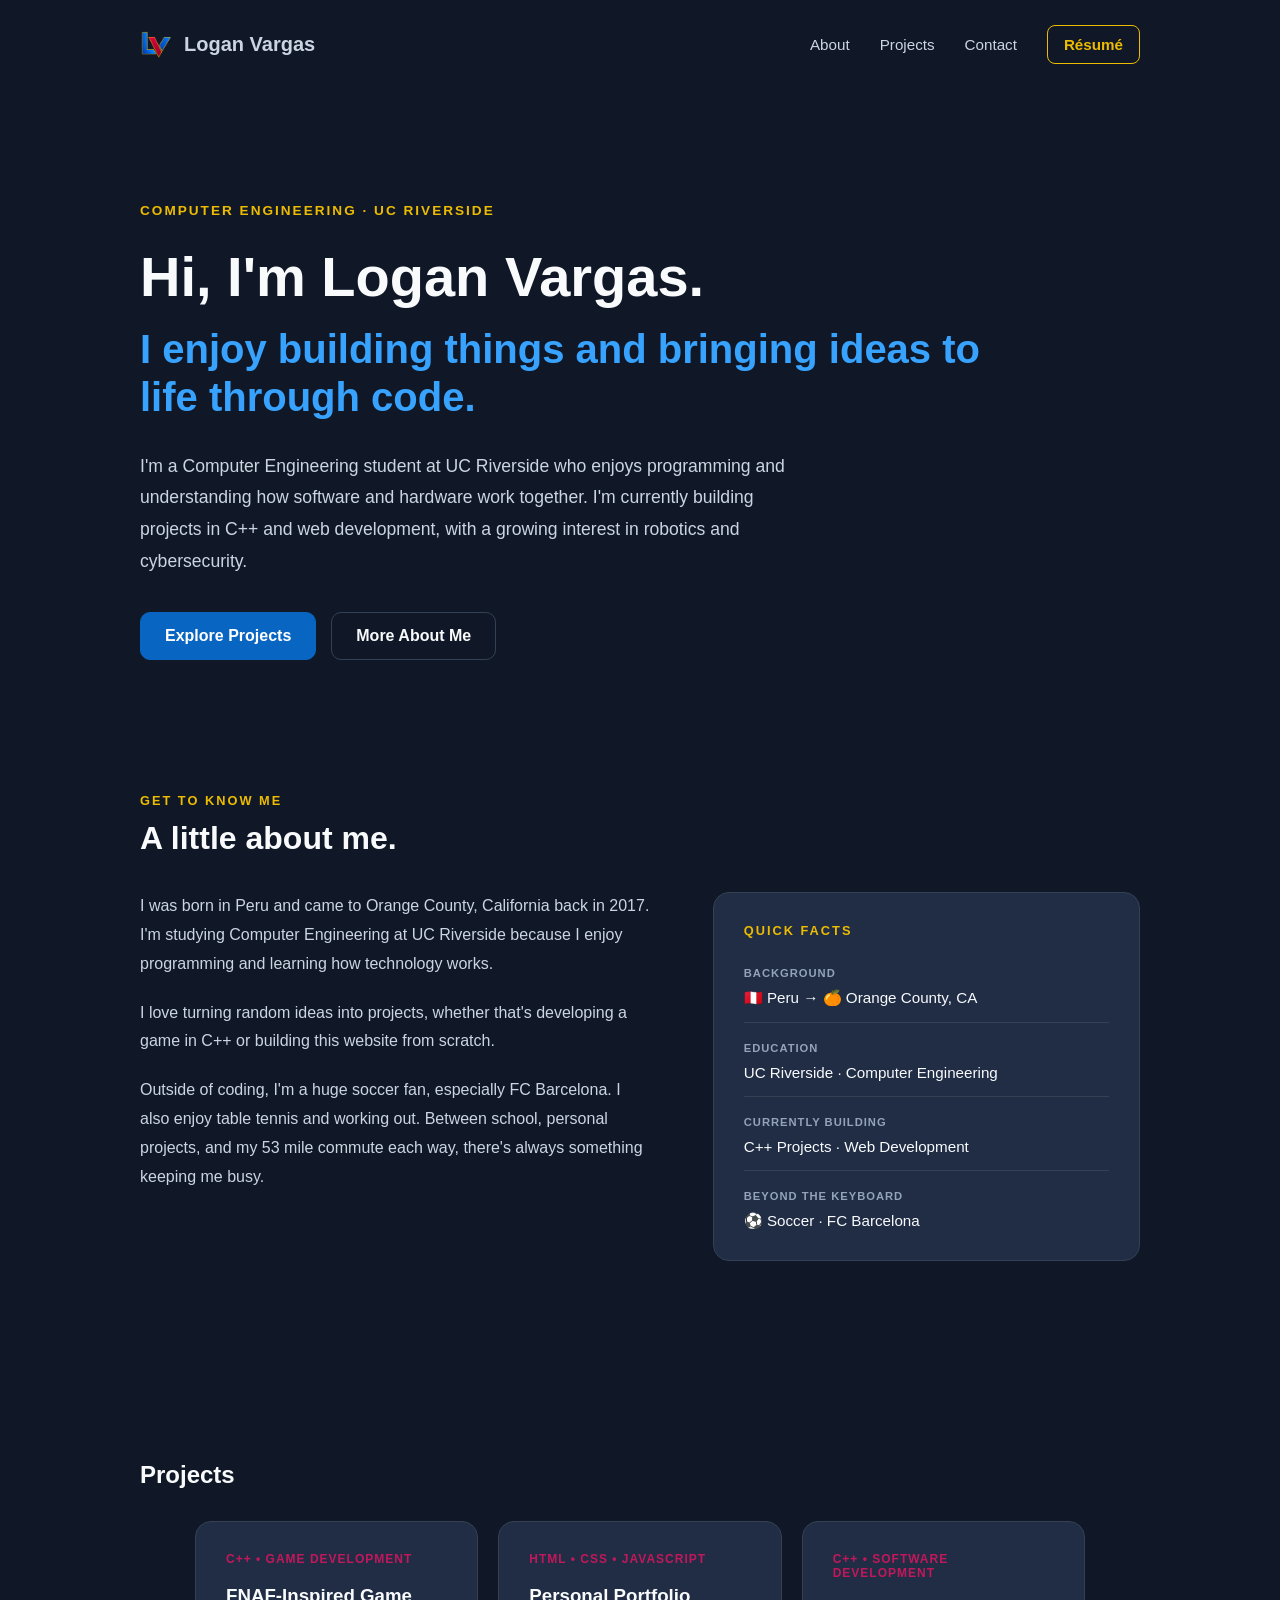
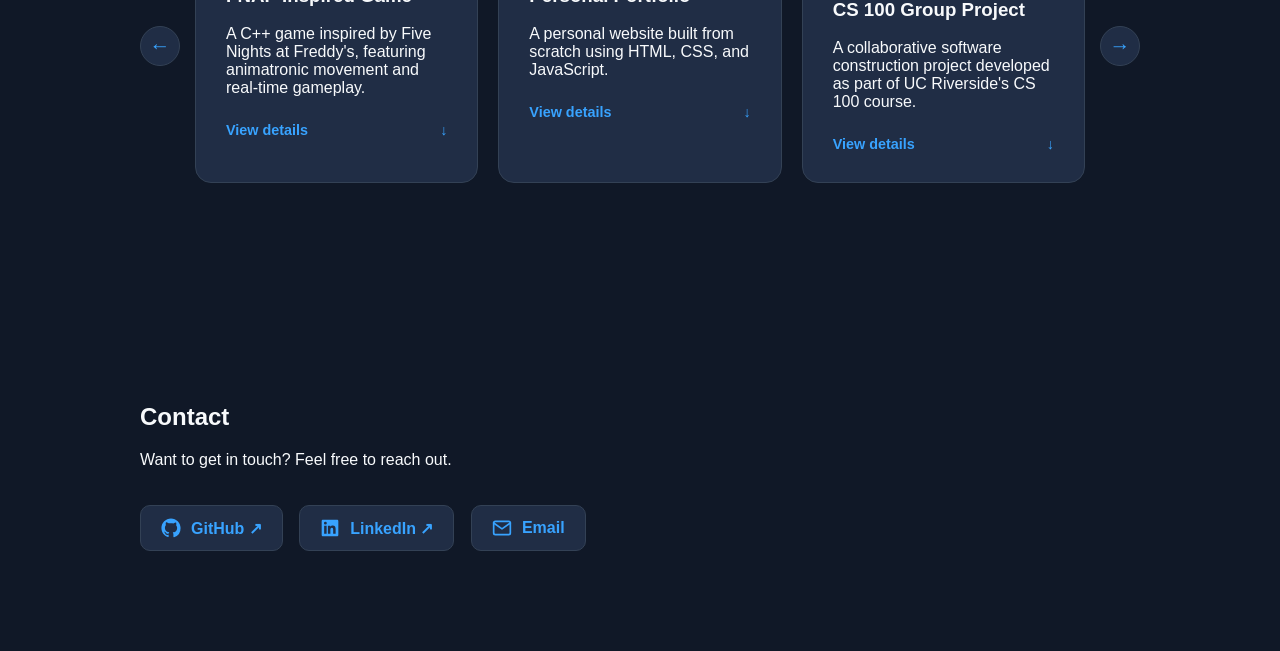
<file: index.html>
<!DOCTYPE html>

<html lang="en">

<head>
    <meta charset="UTF-8">
    <meta name="viewport" content="width=device-width, initial-scale=1.0">
    <title>Logan Vargas</title>
    <link rel="stylesheet" href="styles.css">
    <link rel="icon" type="image/png" href="favicon.png">
</head>

<body>
    <header>
        <nav>
            <a href="#" class="nav-brand">
                <img src="favicon.png" alt="" class="nav-logo">
                <span>Logan Vargas</span>
            </a>

            <button class="menu-toggle" type="button" aria-label="Open navigation menu" aria-expanded="false"
                aria-controls="nav-links">
                <span></span>
                <span></span>
                <span></span>
            </button>
            <div class="nav-links" id="nav-links">
                <a href="#about">About</a>
                <a href="#projects">Projects</a>
                <a href="#contact">Contact</a>
                <a href="resume.html" class="nav-resume">Résumé</a>
            </div>
        </nav>

        <div class="hero">
            <p class="hero-eyebrow">COMPUTER ENGINEERING · UC RIVERSIDE</p>

            <h1>
                Hi, I'm Logan Vargas.
                <span>
                    I enjoy building things and bringing ideas to life through code.
                </span>
            </h1>

            <p class="hero-description">
                I'm a Computer Engineering student at UC Riverside who enjoys programming and understanding how software
                and hardware work together. I'm currently building projects in C++ and web development, with a growing
                interest in robotics and cybersecurity.
            </p>

            <div class="hero-actions">
                <a href="#projects" class="hero-button hero-primary">
                    Explore Projects
                </a>

                <a href="#about" class="hero-button hero-secondary">
                    More About Me
                </a>
            </div>
        </div>
    </header>

    <main>

        <section id="about" class="about-section">
            <p class="about-eyebrow">GET TO KNOW ME</p>
            <h2>A little about me.</h2>

            <div class="about-grid">
                <div class="about-story">
                    <p>
                        I was born in Peru and came to Orange County,
                        California back in 2017. I'm studying Computer Engineering at
                        UC Riverside because I enjoy programming and
                        learning how technology works.
                    </p>

                    <p>
                        I love turning random ideas into projects, whether that's
                        developing a game in C++ or building this website
                        from scratch.
                    </p>

                    <p>
                        Outside of coding, I'm a huge soccer fan, especially
                        FC Barcelona. I also enjoy table tennis and working out. Between school, personal projects,
                        and my 53 mile commute each way, there's always something keeping
                        me busy.
                    </p>
                </div>

                <div class="about-facts">
                    <h3>QUICK FACTS</h3>

                    <div class="fact">
                        <span>BACKGROUND</span>
                        <p>🇵🇪 Peru → 🍊 Orange County, CA</p>
                    </div>

                    <div class="fact">
                        <span>EDUCATION</span>
                        <p>UC Riverside · Computer Engineering</p>
                    </div>

                    <div class="fact">
                        <span>CURRENTLY BUILDING</span>
                        <p>C++ Projects · Web Development</p>
                    </div>

                    <div class="fact">
                        <span>BEYOND THE KEYBOARD</span>
                        <p>⚽️ Soccer · FC Barcelona</p>
                    </div>
                </div>
            </div>
        </section>


        <section id="projects">
            <h2>Projects</h2>
            <div class="project-carousel">
                <button class="carousel-button prev" type="button">←</button>
                <div class="carousel-viewport">
                    <div class="project-track">

                        <div class="project-card">
                            <div class="project-tech">C++ • GAME DEVELOPMENT</div>
                            <h3>FNAF-Inspired Game</h3>

                            <p>
                                A C++ game inspired by Five Nights at Freddy's,
                                featuring animatronic movement and real-time gameplay.
                            </p>

                            <div class="project-action">
                                <span class="action-label">
                                    <span class="label-view">View details</span>
                                    <span class="label-hide">Hide details</span>
                                </span>
                                <span class="action-arrow">↓</span>
                            </div>

                            <div class="project-details">
                                <p>
                                    Built in C++ to explore game loops, input handling,
                                    timing, and object-oriented programming.
                                </p>

                                <pre><code>if (bonnie.shouldMove()) {
bonnie.moveForward();
}</code></pre>
                            </div>
                        </div>

                        <div class="project-card">
                            <div class="project-tech">HTML • CSS • JAVASCRIPT</div>
                            <h3>Personal Portfolio</h3>

                            <p>
                                A personal website built from scratch using HTML,
                                CSS, and JavaScript.
                            </p>

                            <div class="project-action">
                                <span class="action-label">
                                    <span class="label-view">View details</span>
                                    <span class="label-hide">Hide details</span>
                                </span>
                                <span class="action-arrow">↓</span>
                            </div>

                            <div class="project-details">
                                <p>
                                    Built from scratch to showcase my projects while learning
                                    front-end development, interactive design, and website deployment.
                                </p>

                                <pre><code>card.addEventListener("click", function() {
    card.classList.add("expanded", "filling");
    projectTrack.classList.add("showcase-open");
});</code></pre>
                            </div>
                        </div>

                        <div class="project-card">
                            <div class="project-tech">C++ • SOFTWARE DEVELOPMENT</div>
                            <h3>CS 100 Group Project</h3>

                            <p>
                                A collaborative software construction project
                                developed as part of UC Riverside's CS 100 course.
                            </p>

                            <div class="project-action">
                                <span class="action-label">
                                    <span class="label-view">View details</span>
                                    <span class="label-hide">Hide details</span>
                                </span>
                                <span class="action-arrow">↓</span>
                            </div>

                            <div class="project-details">
                                <p>
                                    Currently in development. This project focuses
                                    on collaborative development, version control,
                                    and software engineering practices.
                                </p>
                            </div>
                        </div>
                        <div class="project-card">
                            <div class="project-tech">FUTURE PROJECT</div>
                            <h3>Coming Soon...</h3>
                            <p>
                                More projects are on the way as I continue
                                exploring my career in Computer Engineering.
                            </p>
                            <div class="project-action">
                                <span class="action-label">
                                    <span class="label-view">View details</span>
                                    <span class="label-hide">Hide details</span>
                                </span>
                                <span class="action-arrow">↓</span>
                            </div>
                            <div class="project-details">
                                <p>
                                    Stay tuned for future projects and experiments.
                                </p>
                            </div>
                        </div>
                    </div>
                </div>
                <button class="carousel-button next" type="button">→</button>
            </div>
        </section>

        <section id="contact">
            <h2>Contact</h2>
            <p>Want to get in touch? Feel free to reach out.</p>

            <a class="contact-link" href="https://github.com/loganbvargas" target="_blank" rel="noopener noreferrer">

                <svg class="github-icon" viewBox="0 0 24 24" aria-hidden="true" fill="currentColor">
                    <path
                        d="M12 .5C5.65.5.5 5.65.5 12c0 5.08 3.29 9.39 7.86 10.91.58.11.79-.25.79-.56v-2.16c-3.2.7-3.87-1.36-3.87-1.36-.52-1.33-1.28-1.68-1.28-1.68-1.05-.72.08-.71.08-.71 1.16.08 1.77 1.19 1.77 1.19 1.03 1.76 2.7 1.25 3.36.96.1-.75.4-1.25.73-1.54-2.55-.29-5.23-1.28-5.23-5.69 0-1.26.45-2.29 1.19-3.1-.12-.29-.52-1.47.11-3.06 0 0 .97-.31 3.17 1.18A11.05 11.05 0 0 1 12 6.32c.98 0 1.96.13 2.88.39 2.2-1.49 3.17-1.18 3.17-1.18.63 1.59.23 2.77.11 3.06.74.81 1.19 1.84 1.19 3.1 0 4.42-2.69 5.4-5.25 5.68.41.35.77 1.04.77 2.1v3.12c0 .31.21.68.8.56A11.52 11.52 0 0 0 23.5 12C23.5 5.65 18.35.5 12 .5Z" />
                </svg>

                <span>GitHub ↗</span>
            </a>
            <a class="contact-link" href="https://www.linkedin.com/in/loganbvargas" target="_blank"
                rel="noopener noreferrer">

                <svg class="linkedin-icon" viewBox="0 0 24 24" aria-hidden="true" fill="currentColor">
                    <path
                        d="M20.45 2H3.55C2.69 2 2 2.68 2 3.52v16.96c0 .84.69 1.52 1.55 1.52h16.9c.86 0 1.55-.68 1.55-1.52V3.52c0-.84-.69-1.52-1.55-1.52ZM7.93 18.75H4.98V9.2h2.95v9.55ZM6.45 7.9a1.71 1.71 0 1 1 0-3.42 1.71 1.71 0 0 1 0 3.42Zm12.3 10.85H15.8V14.1c0-1.11-.02-2.54-1.55-2.54-1.55 0-1.79 1.21-1.79 2.46v4.73H9.51V9.2h2.83v1.3h.04c.39-.75 1.36-1.54 2.79-1.54 2.98 0 3.58 1.96 3.58 4.5v5.29Z" />
                </svg>

                <span>LinkedIn ↗</span>
            </a>
            <a class="contact-link" id="email-link" href="mailto:contact@loganbvargas.com">
                <svg class="email-icon" viewBox="0 0 24 24" fill="none" stroke="currentColor" stroke-width="2"
                    stroke-linecap="round" stroke-linejoin="round" aria-hidden="true">
                    <rect x="2" y="4" width="20" height="16" rx="2" />
                    <path d="m2 6 10 7 10-7" />
                </svg>

                <span>Email</span>
            </a>
            <div id="email-fallback" class="email-fallback" hidden>
                <span>Didn't open your email app?</span>

                <button id="copy-email" type="button">
                    <span>Copy email</span>
                </button>
            </div>
        </section>

    </main>

    <script src="script.js"></script>

</body>

</html>
</file>
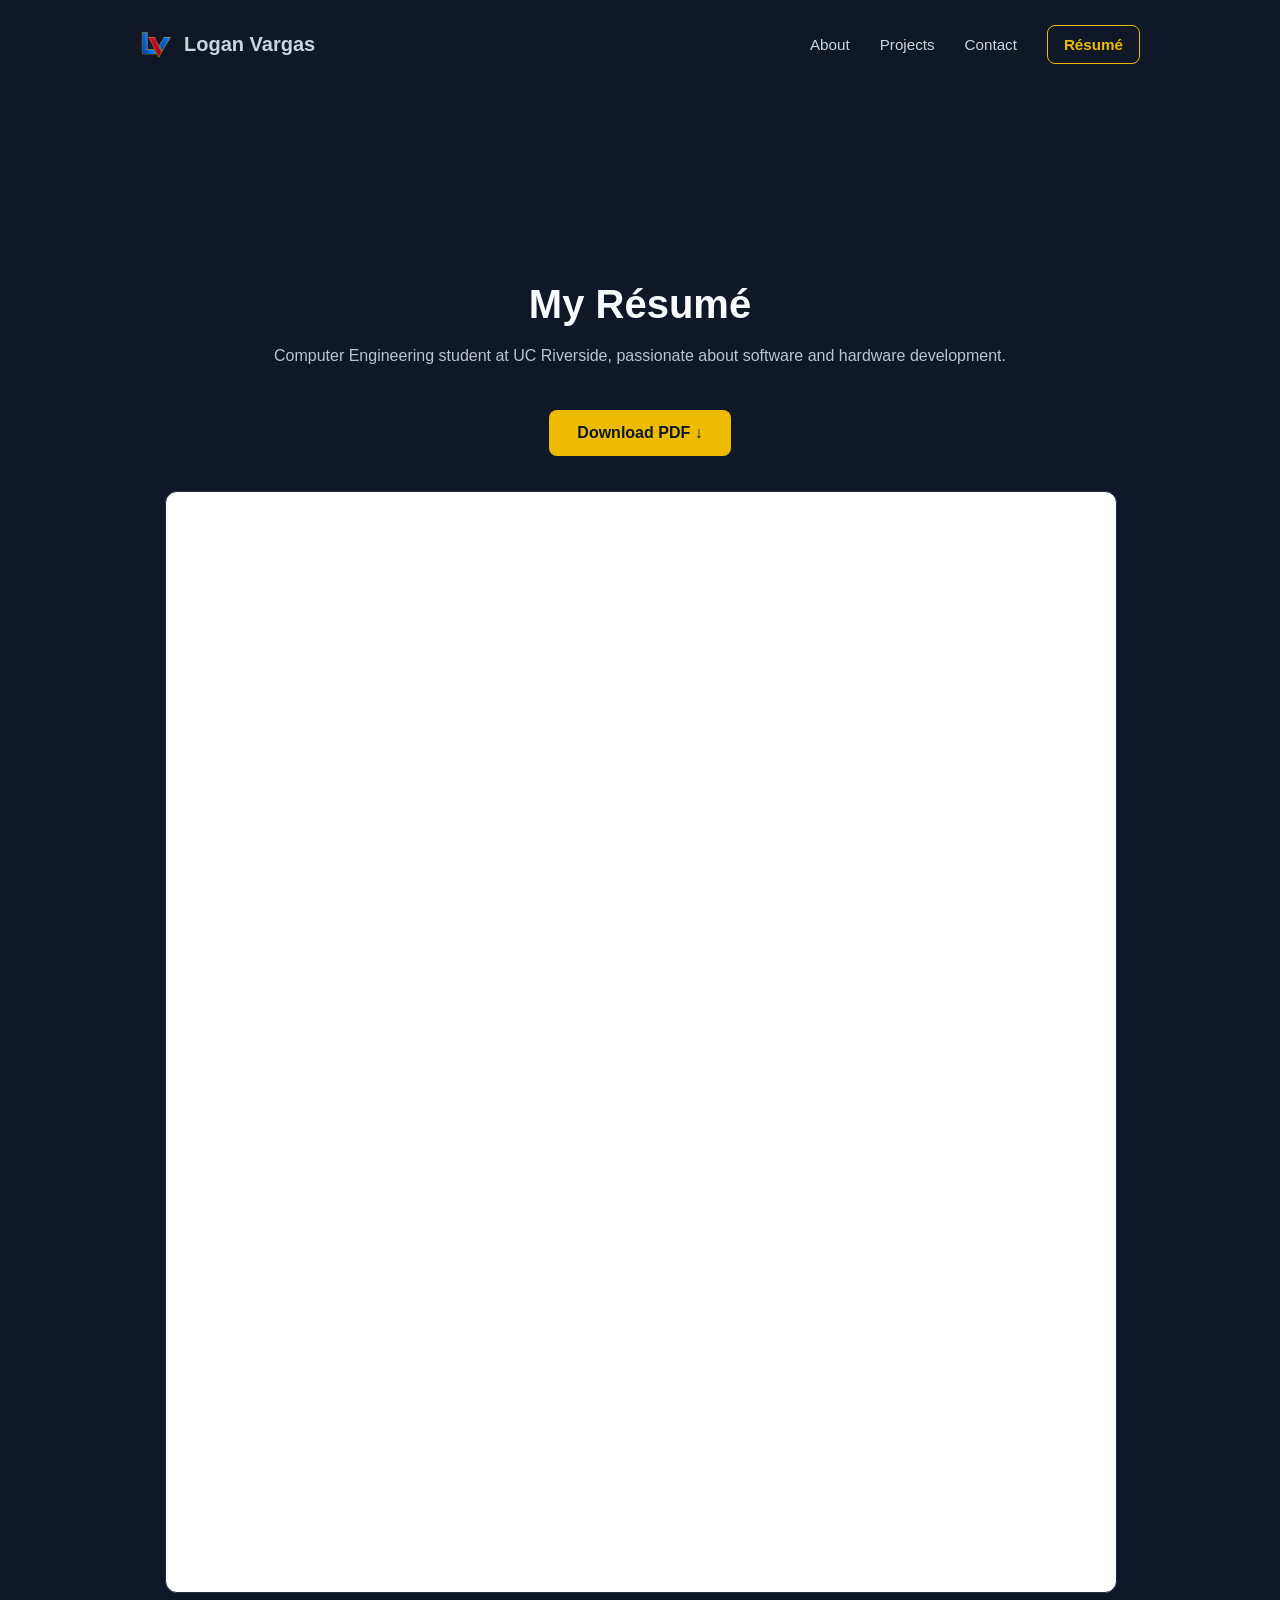
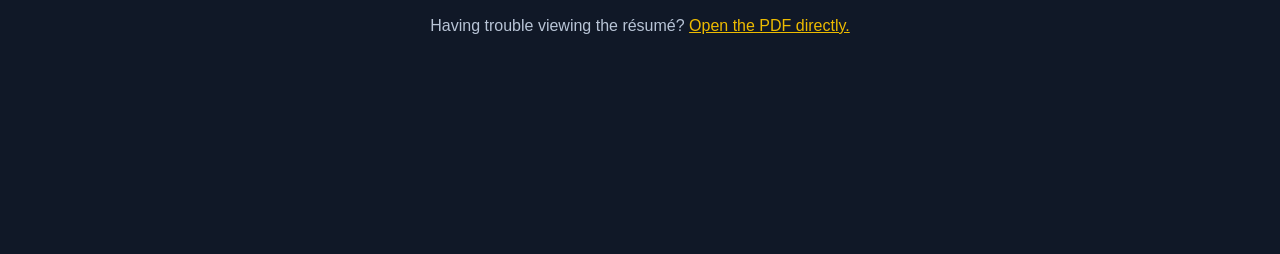
<file: resume.html>
<!DOCTYPE html>
<html lang="en">

<head>
    <meta charset="UTF-8">
    <meta name="viewport" content="width=device-width, initial-scale=1.0">
    <meta name="description" content="Résumé of Logan Vargas, Computer Engineering student at UC Riverside.">
    <title>Résumé | Logan Vargas</title>
    <link rel="icon" href="favicon.png">
    <link rel="stylesheet" href="styles.css">
</head>

<body>
    <header>
        <nav>
            <a href="index.html" class="nav-brand">
                <img src="favicon.png" alt="" class="nav-logo">
                <span>Logan Vargas</span>
            </a>

            <button class="menu-toggle" type="button" aria-label="Open navigation menu" aria-expanded="false"
                aria-controls="nav-links">
                <span></span>
                <span></span>
                <span></span>
            </button>

            <div class="nav-links" id="nav-links">
                <a href="index.html#about">About</a>
                <a href="index.html#projects">Projects</a>
                <a href="index.html#contact">Contact</a>
                <a href="resume.html" class="nav-resume">Résumé</a>
            </div>
        </nav>
    </header>

    <main class="resume-page">
        <section class="resume-section">
            <h1>My Résumé</h1>
            <p>
                Computer Engineering student at UC Riverside,
                passionate about software and hardware development.
            </p>


            <a href="resume.pdf" class="resume-download" download="Logan_Vargas_Resume.pdf">
                Download PDF ↓
            </a>


            <div class="resume-viewer">
                <iframe src="resume.pdf#toolbar=0" title="Logan Vargas Résumé">
                </iframe>
            </div>

            <p class="resume-fallback">
                Having trouble viewing the résumé?
                <a href="resume.pdf" target="_blank" rel="noopener noreferrer">
                    Open the PDF directly.
                </a>
            </p>
        </section>
    </main>

    <script src="script.js"></script>
</body>

</html>
</file>
<file: styles.css>
:root {

    --bg: #101827;

    --surface: #202D45;

    --surface-hover: #293954;

    --blue: #0866C2;

    --garnet: #C2185B;

    --gold: #EDBB00;

    --blue-light: #38A3FF;

    --text: #F8FAFC;

    --text-secondary: #CBD5E1;

    --text-muted: #94A3B8;

    --border: #334155;

}

html {

    scroll-behavior: smooth;

}

body {

    background-color: var(--bg);

    color: var(--text);

    font-family: Arial, sans-serif;

    margin: 0;

}

header,

main,

footer {

    max-width: 1000px;

    margin-left: auto;

    margin-right: auto;

    padding-left: 40px;

    padding-right: 40px;

}

nav {

    display: flex;

    justify-content: space-between;

    align-items: center;

    padding-top: 25px;

    padding-bottom: 25px;

}

.nav-brand {

    display: inline-flex;

    align-items: center;

    gap: 12px;

    color: var(--text);

    text-decoration: none;

    font-size: 1.25rem;

    font-weight: 700;

}

.nav-logo {

    width: 32px;

    height: 32px;

    object-fit: contain;

    flex-shrink: 0;

}

.brand-dot {

    color: var(--gold);

}

.nav-brand span {

    color: var(--text-secondary);

}

.menu-toggle {
    display: none;
}

.nav-links {

    display: flex;

    align-items: center;

    gap: 30px;

}

.nav-links a {

    position: relative;

    color: var(--text-secondary);

    text-decoration: none;

    font-size: 0.95rem;

    transition: color 0.3s ease;

}

.nav-links a:not(.nav-resume)::after {

    content: "";

    position: absolute;

    left: 0;

    bottom: -7px;

    width: 0;

    height: 2px;

    background-color: var(--gold);

    transition: width 0.3s ease;

}

.nav-links a:not(.nav-resume):hover::after {

    width: 100%;

}

.nav-links a:hover {

    color: var(--text);

}

.nav-links .nav-resume {

    padding: 10px 16px;

    border: 1px solid var(--gold);

    border-radius: 8px;

    color: var(--gold);

    font-weight: 600;

    transition:

        background-color 0.3s ease,

        transform 0.3s ease;

}

.nav-links .nav-resume:hover {

    background-color: rgba(237, 187, 0, 0.1);

    color: var(--gold);

    transform: translateY(-2px);

}

header h1 {

    font-size: 3rem;

    margin-top: 80px;

    margin-bottom: 15px;

}

header p {

    color: var(--text-muted);

    font-size: 1.2rem;

}

section {

    padding-top: 100px;

    padding-bottom: 100px;

}

.project-card {

    flex: 0 0 calc((100% - 40px) / 3);

    box-sizing: border-box;

    min-width: 0;

    background-color: var(--surface);

    border: 1px solid var(--border);

    border-radius: 16px;

    padding: 30px;

    cursor: pointer;

    transition:

        transform 0.5s ease,

        flex-basis 0.5s ease,

        border-color 0.3s ease,

        opacity 0.4s ease;

}

.project-card:hover {

    transform: translateY(-8px);

    border-color: var(--gold);

}

.project-details {

    max-height: 0;

    opacity: 0;

    overflow: hidden;

    transition: max-height 0.5s ease,

        opacity 0.4s ease;

}

.project-card.expanded .project-details {

    max-height: 300px;

    opacity: 1;

}

.project-details pre {

    background-color: #111827;

    border: 1px solid var(--border);

    border-radius: 10px;

    padding: 20px;

    margin-top: 20px;

    overflow-x: auto;

}

.project-details code {

    color: var(--text-secondary);

    font-family: monospace;

    font-size: 0.8rem;

    white-space: pre-wrap;

    overflow-wrap: break-word;

}

.project-action {

    display: flex;

    justify-content: space-between;

    align-items: center;

    color: var(--blue-light);

    font-size: 0.9rem;

    font-weight: bold;

    margin-top: 25px;

}

.project-tech {

    color: var(--garnet);

    font-size: 0.75rem;

    font-weight: bold;

    letter-spacing: 1px;

    margin-bottom: 12px;

}

.project-carousel {

    display: flex;

    align-items: center;

    gap: 15px;

}

.project-track {

    display: flex;

    gap: 20px;

    transition:

        transform 0.5s ease,

        gap 0.5s ease;

    align-items: stretch;

}

.carousel-button {

    flex-shrink: 0;

    width: 40px;

    height: 40px;

    border-radius: 50%;

    border: 1px solid var(--border);

    background-color: var(--surface);

    color: var(--blue-light);

    font-size: 1.3rem;

    cursor: pointer;

    transition: opacity 0.4s ease;

}

.carousel-viewport {

    flex: 1;

    min-width: 0;

    overflow: hidden;

    padding-top: 12px;

}

.project-card.expanded .action-arrow {

    transform: rotate(180deg);

}

.action-arrow {

    display: inline-block;

    transition: transform 0.3s ease;

}

.action-label {

    display: grid;

}

.action-label span {

    grid-area: 1 / 1;

    transition: opacity 0.3s ease;

}

.label-view {

    opacity: 1;

}

.label-hide {

    opacity: 0;

}

.project-card.expanded .label-view {

    opacity: 0;

}

.project-card.expanded .label-hide {

    opacity: 1;

}

.project-carousel.has-expanded-card .carousel-button {

    opacity: 0;

    pointer-events: none;

}

.project-card.filling h3 {

    font-size: 1.8rem;

    margin-top: 15px;

    margin-bottom: 20px;

}

.project-card.filling>p {

    color: var(--text-secondary);

    line-height: 1.7;

    max-width: 700px;

}

.project-card.filling .project-details {

    margin-top: 30px;

    line-height: 1.7;

}

.project-track.showcase-open {

    gap: 0;

    align-items: flex-start;

}

.project-track.showcase-open .project-card {

    flex: 0 0 0;

    min-width: 0;

    padding: 0;

    border-width: 0;

    opacity: 0;

    overflow: hidden;

}

.project-track.showcase-open .project-card.filling {

    flex: 0 0 100%;

    padding: 40px;

    border-width: 1px;

    opacity: 1;

    overflow: hidden;

}

.project-card.filling:hover {

    transform: none;

}

.contact-link {

    display: inline-block;

    margin-top: 20px;

    padding: 12px 20px;

    color: var(--blue-light);

    background-color: var(--surface);

    border: 1px solid var(--border);

    border-radius: 10px;

    text-decoration: none;

    font-weight: 600;

    transition: background-color 0.3s ease,

        border-color 0.3s ease,

        transform 0.3s ease;

    display: inline-flex;

    align-items: center;

    gap: 10px;

    margin-right: 12px;

    white-space: nowrap;

}

.contact-link:hover {

    background-color: var(--surface-hover);

    border-color: var(--blue);

    transform: translateY(-3px);

}

.github-icon {

    width: 20px;

    height: 20px;

    flex-shrink: 0;

}

.linkedin-icon {

    width: 20px;

    height: 20px;

    flex-shrink: 0;

}

.email-icon {

    width: 20px;

    height: 20px;

    flex-shrink: 0;

}

.email-fallback {

    margin-top: 18px;

    color: var(--text-muted);

    font-size: 0.9rem;

}

.email-fallback[hidden] {

    display: none;

}

#copy-email {

    margin-left: 8px;

    padding: 6px 12px;

    background-color: var(--surface);

    color: var(--blue-light);

    border: 1px solid var(--border);

    border-radius: 8px;

    cursor: pointer;

}

#copy-email:hover {

    border-color: var(--blue);

}

.hero {

    padding-top: 100px;

    padding-bottom: 60px;

    max-width: 850px;

}

.hero-eyebrow {

    color: var(--gold);

    font-size: 0.85rem;

    font-weight: bold;

    letter-spacing: 2px;

    margin-bottom: 25px;

}

.hero h1 {

    font-size: clamp(2.5rem, 5vw, 3.5rem);

    line-height: 1.2;

    margin: 0;

}

.hero h1 span {

    display: block;

    color: var(--blue-light);

    margin-top: 15px;

    font-size: 2.5rem;

    line-height: 1.2;

}

.hero-description {

    color: var(--text-secondary);

    font-size: 1.1rem;

    line-height: 1.8;

    max-width: 650px;

    margin-top: 30px;

}

.hero-actions {

    display: flex;

    gap: 15px;

    flex-wrap: wrap;

    margin-top: 35px;

}

.hero-button {

    display: inline-flex;

    align-items: center;

    padding: 14px 24px;

    border-radius: 10px;

    font-weight: bold;

    text-decoration: none;

    transition:

        transform 0.3s ease,

        background-color 0.3s ease,

        border-color 0.3s ease;

}

.hero-button:hover {

    transform: translateY(-3px);

}

.hero-primary {

    background-color: var(--blue);

    color: white;

    border: 1px solid var(--blue);

}

.hero-primary:hover {

    background-color: var(--blue-light);

    border-color: var(--blue-light);

}

.hero-secondary {

    background-color: transparent;

    color: var(--text);

    border: 1px solid var(--border);

}

.hero-secondary:hover {

    border-color: var(--gold);

}

.about-section {

    padding-top: 60px;

    padding-bottom: 80px;

}

.about-eyebrow {

    color: var(--gold);

    font-size: 0.8rem;

    font-weight: bold;

    letter-spacing: 2px;

    margin-bottom: 12px;

}

.about-section h2 {

    font-size: 2rem;

    margin-top: 0;

    margin-bottom: 35px;

}

.about-grid {

    display: grid;

    grid-template-columns: 1.2fr 1fr;

    gap: 60px;

    align-items: start;

}

.about-story p {

    color: var(--text-secondary);

    font-size: 1rem;

    line-height: 1.8;

    margin-top: 0;

    margin-bottom: 20px;

}

.about-facts {

    background-color: var(--surface);

    border: 1px solid var(--border);

    border-radius: 16px;

    padding: 30px;

}

.about-facts h3 {

    color: var(--gold);

    font-size: 0.8rem;

    letter-spacing: 2px;

    margin-top: 0;

    margin-bottom: 25px;

}

.fact {

    border-bottom: 1px solid var(--border);

    padding-bottom: 15px;

    margin-bottom: 15px;

}

.fact:last-child {

    border-bottom: none;

    padding-bottom: 0;

    margin-bottom: 0;

}

.fact span {

    color: var(--text-muted);

    font-size: 0.7rem;

    font-weight: bold;

    letter-spacing: 1px;

}

.fact p {

    color: var(--text);

    font-size: 0.95rem;

    margin-top: 8px;

    margin-bottom: 0;

}

@media (max-width: 700px) {

    .about-grid {

        grid-template-columns: 1fr;

        gap: 25px;

    }

}

@media (max-width: 768px) {

    header,
    main {
        padding-left: 20px;
        padding-right: 20px;
    }

    #projects {
        padding-top: 55px;
        padding-bottom: 55px;
    }

    .project-carousel {
        gap: 8px;
    }

    .carousel-button {
        width: 32px;
        height: 32px;
        font-size: 1.1rem;
    }

    .project-card {
        flex: 0 0 100%;
        padding: 20px;
    }

    .project-card h3 {
        font-size: 1.2rem;
    }

    .project-tech {
        font-size: 0.65rem;
        letter-spacing: 0.5px;
    }

    .project-track.showcase-open .project-card.filling {
        padding: 20px;
    }

    .project-card.filling h3 {
        font-size: 1.4rem;
    }

    .project-details pre {
        padding: 12px;
    }

    .project-card.expanded .project-details {
        max-height: 1000px;
    }

    .project-card.filling .project-details {
        margin-top: 20px;
    }

    .project-details pre {
        overflow-x: auto;
    }

    .project-details code {
        white-space: pre-wrap;
        overflow-wrap: anywhere;
    }

    .project-carousel.has-expanded-card {
        gap: 0;
    }

    .project-carousel.has-expanded-card .carousel-button {
        width: 0;
        border-width: 0;
        padding: 0;
        overflow: hidden;
    }

    nav {
        display: grid;
        grid-template-columns: 1fr auto;
        gap: 0;
        padding-top: 20px;
        padding-bottom: 20px;
    }

    .nav-brand span {
        display: none;
    }

    .nav-logo {
        width: 36px;
        height: 36px;
    }

    .menu-toggle {
        display: flex;
        flex-direction: column;
        justify-content: center;
        gap: 5px;

        width: 42px;
        height: 42px;
        padding: 9px;

        background: transparent;
        border: 1px solid var(--border);
        border-radius: 9px;
        cursor: pointer;
    }

    .menu-toggle span {
        display: block;
        width: 100%;
        height: 2px;
        background-color: var(--text);
        border-radius: 2px;

        transition:
            transform 0.3s ease,
            opacity 0.3s ease;
    }

    .menu-toggle.active span:nth-child(1) {
        transform: translateY(7px) rotate(45deg);
    }

    .menu-toggle.active span:nth-child(2) {
        opacity: 0;
    }

    .menu-toggle.active span:nth-child(3) {
        transform: translateY(-7px) rotate(-45deg);
    }

     .nav-links {
        position: fixed;
        inset: 0;
        z-index: 1000;

        display: flex;
        flex-direction: column;
        align-items: stretch;
        justify-content: center;
        gap: 15px;

        width: auto;
        height: 100dvh;
        box-sizing: border-box;
        padding: 90px 30px 40px;

        background-color: var(--bg);

        opacity: 0;
        visibility: hidden;
        transform: translateY(-20px);

        transition:
            opacity 0.35s ease,
            transform 0.35s ease,
            visibility 0.35s;
    }

    .nav-links.open {
        opacity: 1;
        visibility: visible;
        transform: translateY(0);
    }

    nav {
        position: relative;
    }

    .nav-brand,
    .menu-toggle {
        position: relative;
        z-index: 1001;
    }

    .nav-links a {
        padding: 15px 10px;
        font-size: 1.5rem;
        font-weight: 600;
    }

    .nav-links .nav-resume {
        margin-top: 15px;
        padding: 15px;
        font-size: 1.2rem;
    }

    .nav-links a {
        padding: 15px 10px;
        font-size: 1rem;
    }

    .nav-links a:not(.nav-resume)::after {
        display: none;
    }

    .nav-links .nav-resume {
        margin-top: 8px;
        margin-bottom: 12px;
        text-align: center;
    }
}

@media (max-width: 768px) {
    body.menu-open {
        overflow: hidden;
    }
}

.resume-page {
    padding: 60px 20px 100px;
}

.resume-section {
    max-width: 950px;
    margin: 0 auto;
    text-align: center;
}

.resume-section h1 {
    font-size: 2.5rem;
    margin-bottom: 15px;
}

.resume-section > p {
    color: #b8c4d6;
    line-height: 1.6;
}

.resume-download {
    display: inline-block;
    margin: 25px 0 35px;
    padding: 14px 28px;
    background-color: var(--gold);
    color: var(--bg);
    border-radius: 8px;
    font-weight: 600;
    text-decoration: none;
    transition: transform 0.2s ease, opacity 0.2s ease;
}

.resume-download:hover {
    transform: translateY(-2px);
    opacity: 0.9;
}

.resume-viewer {
    width: 100%;
    height: 1100px;
    overflow: hidden;
    border: 1px solid var(--surface);
    border-radius: 12px;
    background-color: #fff;
}

.resume-viewer iframe {
    display: block;
    width: 100%;
    height: 100%;
    border: none;
}

.resume-fallback {
    margin-top: 20px;
}

.resume-fallback a {
    color: var(--gold);
}

/* Mobile résumé layout */
@media (max-width: 768px) {
    .resume-page {
        padding: 40px 20px 70px;
    }

    .resume-section h1 {
        font-size: 2rem;
    }

    .resume-viewer {
        height: 550px;
    }
}
</file>
